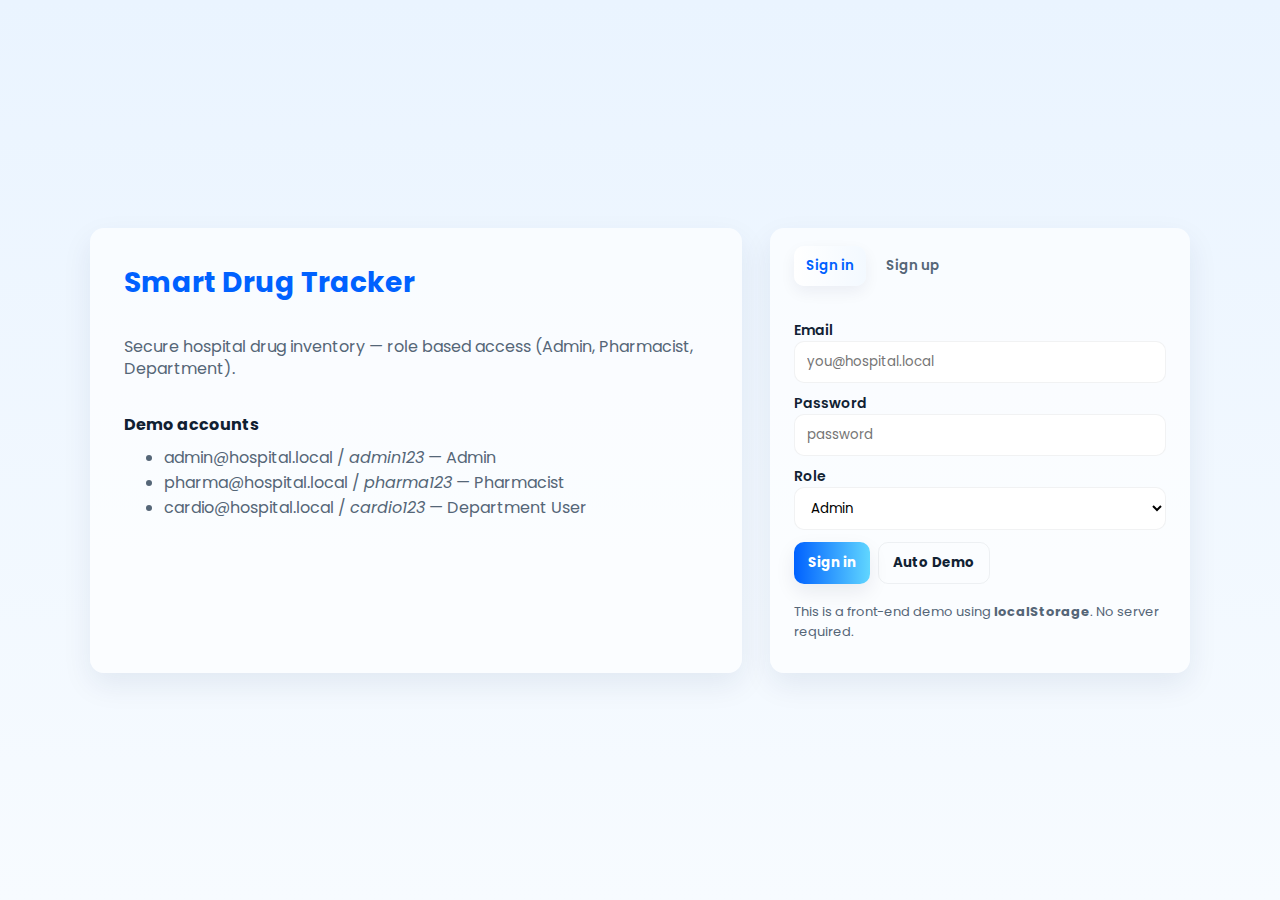
<file: index.html>
<!doctype html>
<html lang="en">
<head>
  <meta charset="utf-8" />
  <meta name="viewport" content="width=device-width,initial-scale=1" />
  <title>Smart Drug Tracker — Login</title>
  <link rel="stylesheet" href="style.css">
  <script src="departments.js"></script>
</head>
<body class="auth-bg">

  <div class="auth-layout">
    <div class="auth-left glass">
      <div class="brand">Smart Drug Tracker</div>
      <p class="lead">Secure hospital drug inventory — role based access (Admin, Pharmacist, Department).</p>

      <div class="demo">
        <strong>Demo accounts</strong>
        <ul>
          <li>admin@hospital.local / <em>admin123</em> — Admin</li>
          <li>pharma@hospital.local / <em>pharma123</em> — Pharmacist</li>
          <li>cardio@hospital.local / <em>cardio123</em> — Department User</li>
        </ul>
      </div>
    </div>

    <div class="auth-right glass">
      <div class="tab-row">
        <button id="loginTab" class="tab active">Sign in</button>
        <button id="signupTab" class="tab">Sign up</button>
      </div>

      <!-- LOGIN -->
      <form id="loginForm" class="form">
        <label>Email
          <input id="loginEmail" type="email" placeholder="you@hospital.local" required>
        </label>

        <label>Password
          <input id="loginPass" type="password" placeholder="password" required>
        </label>

        <label>Role
          <select id="loginRole" required>
            <option value="Admin">Admin</option>
            <option value="Pharmacist">Pharmacist</option>
            <option value="Department">Department User</option>
          </select>
        </label>

        <label id="loginDeptLabel" style="display:none">Department
          <select id="loginDept"></select>
        </label>

        <div class="form-row">
          <button type="submit" class="btn primary">Sign in</button>
          <button type="button" id="demoBtn" class="btn ghost">Auto Demo</button>
        </div>
      </form>

      <!-- SIGNUP -->
      <form id="signupForm" class="form" style="display:none">
        <label>Full Name
          <input id="signupName" required>
        </label>
        <label>Email
          <input id="signupEmail" type="email" required>
        </label>
        <label>Password
          <input id="signupPass" type="password" required>
        </label>
        <label>Role
          <select id="signupRole" required>
            <option value="Pharmacist">Pharmacist</option>
            <option value="Department">Department User</option>
          </select>
        </label>
        <label>Department
          <select id="signupDept"></select>
        </label>
        <div class="form-row">
          <button type="submit" class="btn primary">Create account</button>
          <button type="button" id="backToLogin" class="btn ghost">Back</button>
        </div>
      </form>

      <p class="muted small">This is a front-end demo using <strong>localStorage</strong>. No server required.</p>
    </div>
  </div>

  <script src="script.js"></script>
  <script>
    // Populate department selects
    const loginDept = document.getElementById('loginDept');
    const signupDept = document.getElementById('signupDept');
    DEPARTMENTS.forEach(d => { loginDept.appendChild(new Option(d,d)); signupDept.appendChild(new Option(d,d)); });
    // Show/hide dept select on role
    document.getElementById('loginRole').addEventListener('change', e => {
      document.getElementById('loginDeptLabel').style.display = e.target.value === 'Admin' ? 'none' : 'block';
    });
  </script>
</body>
</html>
</file>
<file: style.css>
/* style.css — modern glass UI for Smart Drug Tracker */

/* fonts */
@import url('https://fonts.googleapis.com/css2?family=Poppins:wght@300;400;600;700&display=swap');

:root{
  --bg1: #e9f2ff;
  --glass: rgba(255,255,255,0.65);
  --accent: #0061ff;
  --muted: #556677;
  --danger: #d9534f;
  --warn: #f0ad4e;
  --card-radius: 14px;
}

*{ box-sizing:border-box; font-family: 'Poppins', sans-serif; }
body{ margin:0; background: linear-gradient(180deg,#eaf4ff 0%, #f7fbff 100%); color:#102032; min-height:100vh; }

/* ===== AUTH (index.html) ===== */
.auth-bg { display:flex; align-items:center; justify-content:center; min-height:100vh; padding:32px; }
.auth-layout { display:flex; gap:28px; width:100%; max-width:1100px; align-items:stretch; }
.glass { background: var(--glass); border-radius: var(--card-radius); padding:24px; box-shadow: 0 12px 30px rgba(12,40,90,0.08); }
.auth-left { flex:1; padding:34px; display:flex; flex-direction:column; gap:16px; }
.brand{ font-weight:700; font-size:28px; color:var(--accent) }
.lead { color:var(--muted); line-height:1.4 }
.demo ul { margin-top:8px; color:var(--muted); }
.auth-right { width:420px; padding:18px 24px; display:flex; flex-direction:column; gap:12px; }

/* tabs */
.tab-row { display:flex; gap:8px; margin-bottom:12px; }
.tab { padding:10px 12px; border-radius:10px; border:none; cursor:pointer; background:transparent; color:var(--muted); font-weight:600; }
.tab.active { background: linear-gradient(90deg,#fff,#f3f9ff); box-shadow: 0 6px 16px rgba(6,20,60,0.06); color:var(--accent) }

/* form */
.form label { display:block; font-weight:600; color:#123; margin:10px 0 6px; font-size:14px; }
.form input, .form select { width:100%; padding:10px 12px; border-radius:10px; border:1px solid rgba(16,32,50,0.06); background:#fff; }
.form .form-row { display:flex; gap:8px; margin-top:12px; }
.btn { padding:10px 14px; border-radius:10px; border:none; cursor:pointer; font-weight:700; }
.btn.primary { background: linear-gradient(90deg,var(--accent), #60d6ff); color:#fff; box-shadow: 0 8px 20px rgba(6,20,60,0.08); }
.btn.ghost { background:transparent; border:1px solid rgba(16,32,50,0.06); color:#123; }

/* small text */
.muted.small { color:var(--muted); margin-top:6px; font-size:13px; }

/* ===== APP (dashboard.html) ===== */
.app-bg { display:flex; min-height:100vh; }
.sidebar { width:260px; padding:20px; display:flex; flex-direction:column; gap:12px; }
.logo{ font-weight:700; color:var(--accent); font-size:18px }
.nav .nav-btn{ display:block; padding:10px 12px; text-align:left; border-radius:10px; background:transparent; border:none; cursor:pointer; color:var(--muted); font-weight:600; }
.nav .nav-btn.active{ background: linear-gradient(90deg,var(--accent), #60d6ff); color:#fff; box-shadow: 0 8px 24px rgba(6,20,60,0.08); }

.side-section label{ display:block; font-weight:600; font-size:13px; color:var(--muted) }
.side-section select { width:100%; padding:8px 10px; border-radius:8px; margin-top:6px; }

.main{ flex:1; padding:22px; display:flex; flex-direction:column; gap:18px; }

/* topbar */
.topbar{ display:flex; justify-content:space-between; align-items:center; gap:12px; }
.welcome{ font-weight:700; color:#123; }
.top-actions{ display:flex; gap:10px; align-items:center; }
.top-actions input{ padding:8px 12px; border-radius:10px; border:1px solid rgba(16,32,50,0.06); }

/* stats */
.stats-grid{ display:grid; grid-template-columns: repeat(4,1fr); gap:14px; }
.stat-card{ background:#fff; border-radius:12px; padding:16px; box-shadow: 0 10px 30px rgba(12,32,60,0.04); }
.stat-title{ color:var(--muted); font-weight:700; font-size:13px }
.stat-value{ font-size:26px; font-weight:800; margin-top:8px }

/* panels */
.panel{ background:#fff; border-radius:12px; padding:14px; box-shadow:0 10px 30px rgba(12,32,60,0.04); }
.panel-head{ display:flex; justify-content:space-between; align-items:center; margin-bottom:10px }

/* table */
.table-wrap{ overflow:auto; }
#inventoryTable{ width:100%; border-collapse:collapse; min-width:900px; }
#inventoryTable th, #inventoryTable td{ padding:12px 14px; border-bottom:1px solid rgba(16,32,50,0.04); text-align:left }
#inventoryTable thead th{ background:linear-gradient(90deg,#f7fbff,#fff); color:var(--muted); font-weight:700 }

/* actions */
.actions button{ margin-right:6px; padding:6px 10px; border-radius:8px; border:none; cursor:pointer }
.actions .btn { background:var(--accent); color:#fff; }
.actions .btn.ghost{ background:transparent; border:1px solid rgba(16,32,50,0.06); color:#123 }

/* alerts */
.alerts-list{ display:flex; flex-direction:column; gap:10px; margin-top:10px }
.alert{ padding:10px; border-radius:10px; background:linear-gradient(90deg,#fff,#f6fbff); border-left:4px solid #60d6ff }

/* forecast */
.forecast-controls{ display:flex; gap:10px; align-items:center; margin-bottom:12px }

/* responsive */
@media (max-width: 1000px) {
  .auth-layout{ flex-direction:column; align-items:center }
  .sidebar{ display:none }
  .stats-grid{ grid-template-columns:1fr 1fr }
  #inventoryTable{ min-width:700px }
}
</file>
